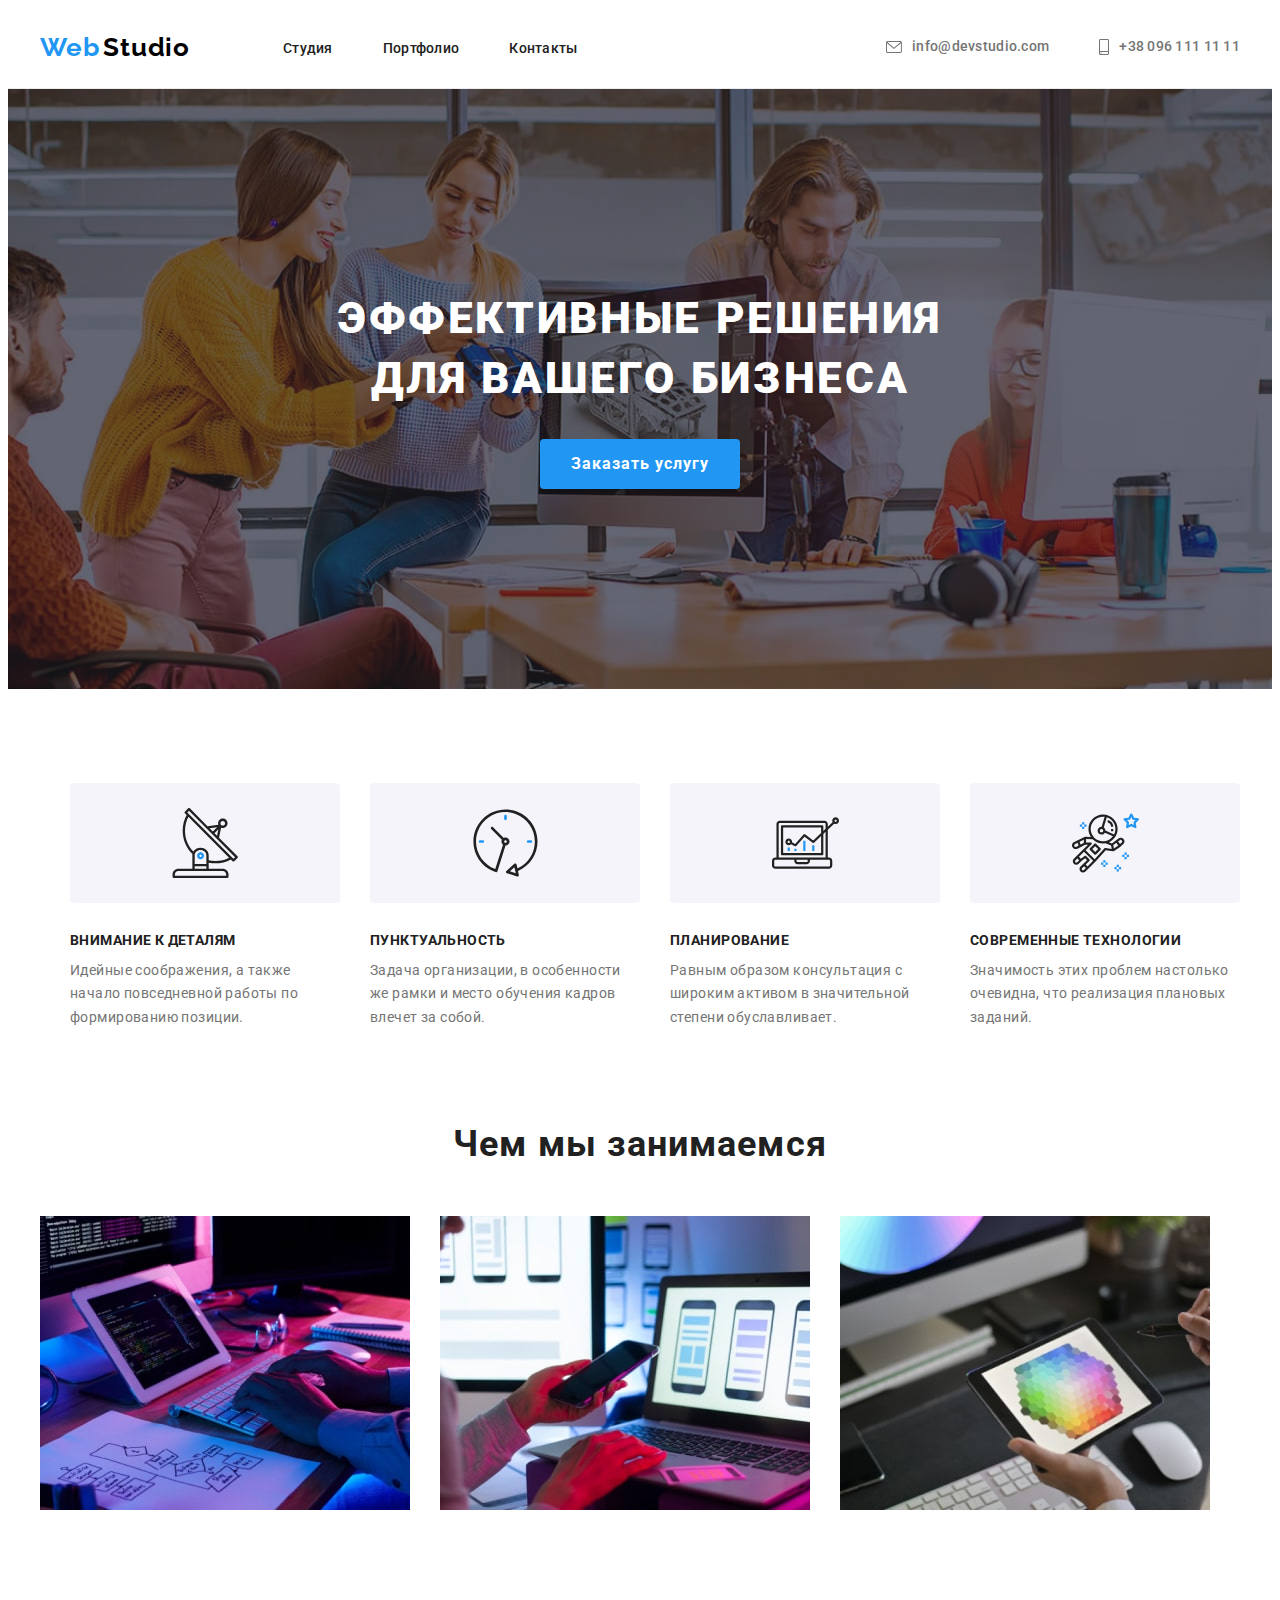
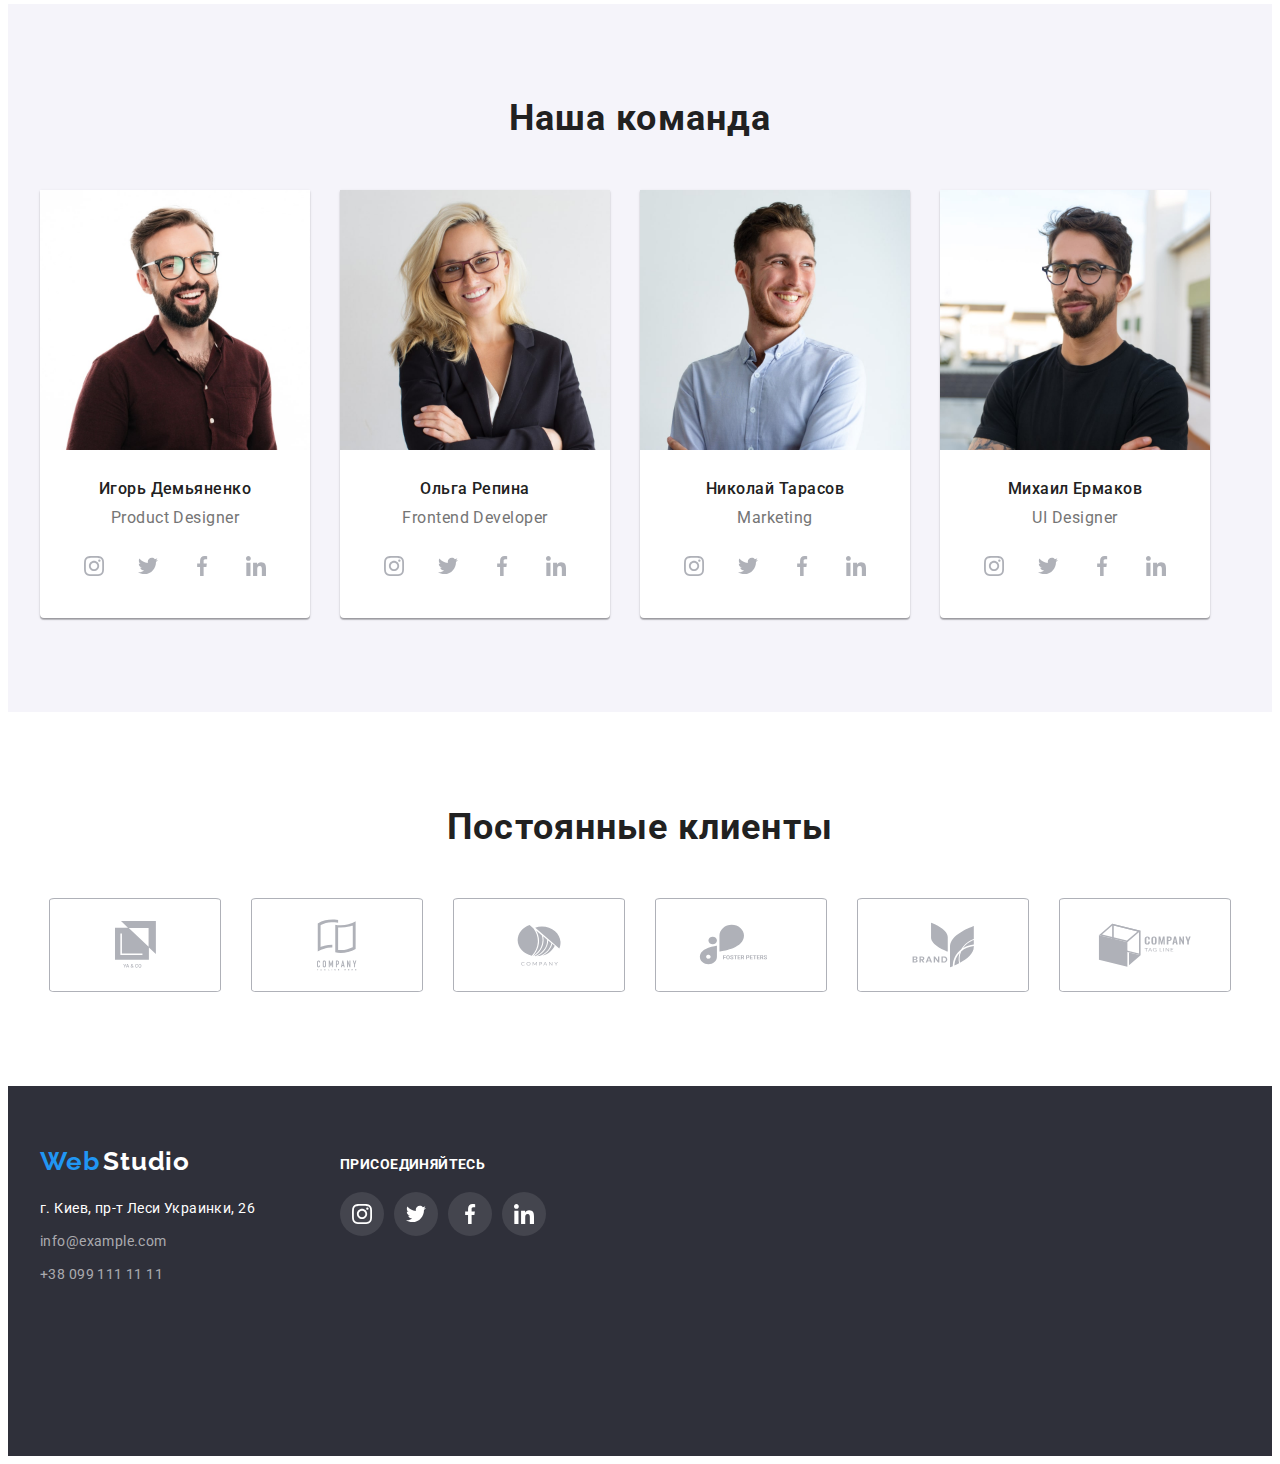
<file: index.html>
<!DOCTYPE html>
<html lang="ru">

<head>
    <meta charset="UTF-8">
    <meta http-equiv="X-UA-Compatible" content="IE=edge">
    <meta name="viewport" content="width=device-width, initial-scale=1.0">
    <link rel="preconnect" href="https://fonts.googleapis.com">
    <link rel="preconnect" href="https://fonts.gstatic.com" crossorigin>
    <link
        href="https://fonts.googleapis.com/css2?family=Raleway:wght@700&family=Roboto:wght@400;500;700;900&display=swap"
        rel="stylesheet">
    <title>WebStudio</title>
    <link rel="stylesheet" href="https://cdnjs.cloudflare.com/ajax/libs/modern-normalize/1.1.0/modern-normalize.min.css"
        integrity="sha512-wpPYUAdjBVSE4KJnH1VR1HeZfpl1ub8YT/NKx4PuQ5NmX2tKuGu6U/JRp5y+Y8XG2tV+wKQpNHVUX03MfMFn9Q=="
        crossorigin="anonymous" referrerpolicy="no-referrer" />
    <link rel="stylesheet" href="./css/styles.css">
</head>

<body>

    <header class="header">
        <div class="container">
            <a class="header-logo link" href="/"><span class="web-header">Web</span> <span
                    class="header-studio">Studio</span></a>
            <nav class="header-nav">
                <ul class="header-list list">
                    <li class="header-item"><a href="#studio" class="header-link link">Студия</a></li>
                    <li class="header-item"><a href="./portfolio.html" class="header-link link">Портфолио</a></li>
                    <li class="header-item"><a href="#contavts" class="header-link link">Контакты</a></li>
                </ul>
            </nav>
            <div class="header-contacts">
                <ul class="header-mail-tel list">
                    <li class="header-mail-tel-item"><a href="mailto:info@devstudio.com"
                            class="header-mail link">
                            <svg class="header-soc-icon" width="16" height="12">
                                <use href="./img/icon.svg#icon-maill"></use>
                            </svg>info@devstudio.com</a></li>
                    <li class="header-mail-tel-item"><a href="tel:+380961111111" 
                        class="header-tel link">
                        <svg class="header-soc-icon" width="10" height="16">
                        <use href="./img/icon.svg#icon-smartphone"></use>
                    </svg>+38 096 111 11 11</a></li>
                </ul>
            </div>
        </div>
    </header>
    <main>
        <section id="studio" class="studio">
            <div class="studio-titlt-text">
                <h1 class="studio-title">Эффективные решения для вашего бизнеса</h1>
            </div>    
                <button type="button" class="btn-service">Заказать услугу</button>
        </section>
        <section class="benefits">
            <div class="container">
                <h2 class="benefits-company">Преимущества компании</h2>
                <ul class="benefits-list list">
                    <li class="benefits-item">
                        <div class="benefits-image">
                        <svg class="benefits-icon" width="70" height="70">
                            <use href="./img/icon.svg#icon-Group-1"></use>
                        </svg>
                        </div>
                        <h3 class="benefits-title">Внимание к деталям</h3>
                        <p class="benefits-text">Идейные соображения, а также начало повседневной работы по формированию
                            позиции.</p>
                    </li>
                    <li class="benefits-item">
                        <div class="benefits-image">
                            <svg class="benefits-icon" width="67" height="70">
                                <use href="./img/icon.svg#icon-Group-2"></use>
                            </svg>
                        </div>
                        <h3 class="benefits-title">Пунктуальность</h3>
                        <p class="benefits-text">Задача организации, в особенности же рамки и место обучения кадров
                            влечет за
                            собой.</p>
                    </li>
                    <li class="benefits-item">
                        <div class="benefits-image">
                            <svg class="benefits-icon" width="67" height="70">
                                <use href="./img/icon.svg#icon-Group-3"></use>
                            </svg>
                        </div>
                        <h3 class="benefits-title">Планирование</h3>
                        <p class="benefits-text">Равным образом консультация с широким активом в значительной степени
                            обуславливает.</p>
                    </li>
                    <li class="benefits-item">
                        <div class="benefits-image">
                            <svg class="benefits-icon" width="67" height="70">
                                <use href="./img/icon.svg#icon-Group-4"></use>
                            </svg>
                        </div>
                        <h3 class="benefits-title">Современные технологии</h3>
                        <p class="benefits-text">Значимость этих проблем настолько очевидна, что реализация плановых
                            заданий.
                        </p>
                    </li>
                </ul>
            </div>
        </section>
        <section class="about">
            <div class="container">
                <h2 class="about-title">Чем мы занимаемся</h2>
                <ul class="about-list list">
                    <li class="about-item"> <img src="./img/image-work-1.jpg" alt="графики" width="370" height="294">
                    </li>
                    <li class="about-item"> <img src="./img/image-work-2.jpg" alt="приложение" width="370" height="294">
                    </li>
                    <li class="about-item"> <img src="./img/image-work-3.jpg" alt="мобильность" width="370"
                            height="294"></li>
                </ul>
            </div>
        </section>
        <section class="team">
            <div class="container">
                <h2 class="team-logo">Наша команда</h2>
                <ul class="team-list list">
                    <li class="team-item">
                        <img src="./img/people-1.jpg" alt="менеджер1" width="270" height="260">
                        <div class="container-team">
                            <h3 class="team-title">Игорь Демьяненко</h3>
                            <p class="team-text" lang="en">Product Designer</p>
                            <ul class="team-soc-list list">
                                <li class="team-soc-item"><a href="" class="team-soc-link link">
                                        <svg class="team-soc-icon" width="20" height="20">
                                            <use href="./img/icon.svg#icon-instagram"></use>
                                        </svg>
                                    </a></li>
                                <li class="team-soc-item"><a href="" class="team-soc-link link"><svg
                                            class="team-soc-icon" width="20" height="20">
                                            <use href="./img/icon.svg#icon-twitter"></use>
                                        </svg></a></li>
                                <li class="team-soc-item"><a href="" class="team-soc-link link"><svg
                                            class="team-soc-icon" width="20" height="20">
                                            <use href="./img/icon.svg#icon-facebook"></use>
                                        </svg></a></li>
                                <li class="team-soc-item"><a href="" class="team-soc-link link"><svg
                                            class="team-soc-icon" width="20" height="20">
                                            <use href="./img/icon.svg#icon-linkedin"></use>
                                        </svg></a></li>
                            </ul>
                        </div>
                    </li>
                    <li class="team-item">
                        <img src="./img/people-2.jpg" alt="менеджер2" width="270" height="260">
                        <div class="container-team">
                            <h3 class="team-title">Ольга Репина</h3>
                            <p class="team-text" lang="en">Frontend Developer</p>
                            <ul class="team-soc-list list">
                                <li class="team-soc-item"><a href="" class="team-soc-link link">
                                        <svg class="team-soc-icon" width="20" height="20">
                                            <use href="./img/icon.svg#icon-instagram"></use>
                                        </svg>
                                    </a></li>
                                <li class="team-soc-item"><a href="" class="team-soc-link link"><svg class="team-soc-icon" width="20" height="20">
                                            <use href="./img/icon.svg#icon-twitter"></use>
                                        </svg></a></li>
                                <li class="team-soc-item"><a href="" class="team-soc-link link"><svg class="team-soc-icon" width="20" height="20">
                                            <use href="./img/icon.svg#icon-facebook"></use>
                                        </svg></a></li>
                                <li class="team-soc-item"><a href="" class="team-soc-link link"><svg class="team-soc-icon" width="20" height="20">
                                            <use href="./img/icon.svg#icon-linkedin"></use>
                                        </svg></a></li>
                            </ul>
                        </div>
                    </li>
                    <li class="team-item">
                        <img src="./img/people-3.jpg" alt="менеджер3" width="270" height="260">
                        <div class="container-team">
                            <h3 class="team-title">Николай Тарасов</h3>
                            <p class="team-text" lang="en">Marketing</p>
                            <ul class="team-soc-list list">
                                <li class="team-soc-item"><a href="" class="team-soc-link link">
                                        <svg class="team-soc-icon" width="20" height="20">
                                            <use href="./img/icon.svg#icon-instagram"></use>
                                        </svg>
                                    </a></li>
                                <li class="team-soc-item"><a href="" class="team-soc-link link"><svg class="team-soc-icon" width="20" height="20">
                                            <use href="./img/icon.svg#icon-twitter"></use>
                                        </svg></a></li>
                                <li class="team-soc-item"><a href="" class="team-soc-link link"><svg class="team-soc-icon" width="20" height="20">
                                            <use href="./img/icon.svg#icon-facebook"></use>
                                        </svg></a></li>
                                <li class="team-soc-item"><a href="" class="team-soc-link link"><svg class="team-soc-icon" width="20" height="20">
                                            <use href="./img/icon.svg#icon-linkedin"></use>
                                        </svg></a></li>
                            </ul>
                        </div>
                    </li>
                    <li class="team-item">
                        <img src="./img/people-4.jpg" alt="менеджер4" width="270" height="260">
                        <div class="container-team">
                            <h3 class="team-title">Михаил Ермаков</h3>
                            <p class="team-text" lang="en">UI Designer</p>
                            <ul class="team-soc-list list">
                                <li class="team-soc-item"><a href="" class="team-soc-link link">
                                        <svg class="team-soc-icon" width="20" height="20">
                                            <use href="./img/icon.svg#icon-instagram"></use>
                                        </svg>
                                    </a></li>
                                <li class="team-soc-item"><a href="" class="team-soc-link link"><svg class="team-soc-icon" width="20" height="20">
                                            <use href="./img/icon.svg#icon-twitter"></use>
                                        </svg></a></li>
                                <li class="team-soc-item"><a href="" class="team-soc-link link"><svg class="team-soc-icon" width="20" height="20">
                                            <use href="./img/icon.svg#icon-facebook"></use>
                                        </svg></a></li>
                                <li class="team-soc-item"><a href="" class="team-soc-link link"><svg class="team-soc-icon" width="20" height="20">
                                            <use href="./img/icon.svg#icon-linkedin"></use>
                                        </svg></a></li>
                            </ul>
                        </div>
                    </li>
                </ul>
            </div>
        </section>
        <section class="clients-our">
         <div class="container">
            <h2 class="clients-our-title">Постоянные клиенты</h2>
            <ul class="clients-our-list list">
                <li class="clients-our-item"><a href="" class="clients-link link">
                    <svg class="clients-our-icon" width="41" height="47">
                    <use href="./img/icon.svg#icon-clients-1"></use>
                </svg></a></li>
                <li class="clients-our-item"><a href="" class="clients-link link">
                    <svg class="clients-our-icon" width="40" height="52">
                        <use href="./img/icon.svg#icon-clients-2"></use>
                    </svg></a></li>
                <li class="clients-our-item"><a href="" class="clients-link link">
                    <svg class="clients-our-icon" width="44" height="42">
                        <use href="./img/icon.svg#icon-clients-3"></use>
                    </svg></a></li>
                <li class="clients-our-item"><a href="" class="clients-link link">
                    <svg class="clients-our-icon" width="85" height="41">
                        <use href="./img/icon.svg#icon-clients-4"></use>
                    </svg></a></li>
                <li class="clients-our-item"><a href="" class="clients-link link">
                    <svg class="clients-our-icon" width="63" height="46">
                        <use href="./img/icon.svg#icon-clients-5"></use>
                    </svg></a></li>
                <li class="clients-our-item"><a href="" class="clients-link link">
                    <svg class="clients-our-icon" width="94" height="44">
                        <use href="./img/icon.svg#icon-clients-6"></use>
                    </svg></a></li>
            </ul>
         </div>
        </section>
    </main>
    <footer id="contavts" class="footer">
        <div class="container">
        <ul class="footer-address-list list">
            <li class="footer-top-item">            
                <a class="footer-logo link" href="/"><span class="web-footer link">Web</span> <span
            class="footer-studio">Studio</span></a>
                <address class="footer-address">
                <ul class="footer-list list">
                    <li class="footer-item-address"><a href="https://goo.gl/maps/Sv4f2n2z4F3GZWwy5"
                            class="footer-link-address link">г. Киев, пр-т Леси Украинки, 26</a></li>
                    <li class="footer-item-mail"><a href="mailto:info@example.com"
                            class="footer-link-mail link">info@example.com</a>
                    </li>
                    <li class="footer-item-tel"><a href="tel:+380991111111" class="footer-link-tel link">+38 099 111 11
                            11</a>
                    </li>
                </ul>
                </address>
            </li>
            <li class="footer-bottom-item">
                <h3 class="footer-title">присоединяйтесь</h3>
                <ul class="footer-soc-list list">
                <li class="footer-soc-item"><a href="" class="footer-soc-link link">
                        <svg class="footer-soc-icon" width="20" height="20">
                            <use href="./img/icon.svg#icon-instagram"></use></svg></a>
                </li>
                <li class="footer-soc-item"><a href="" class="footer-soc-link link">
                    <svg class="footer-soc-icon" width="20" height="20">
                            <use href="./img/icon.svg#icon-twitter"></use></svg></a>
                </li>
                <li class="footer-soc-item"><a href="" class="footer-soc-link link">
                    <svg class="footer-soc-icon" width="20" height="20">
                            <use href="./img/icon.svg#icon-facebook"></use></svg></a>
                </li>
                <li class="footer-soc-item"><a href="" class="footer-soc-link link">
                    <svg class="footer-soc-icon" width="20" height="20">
                            <use href="./img/icon.svg#icon-linkedin"></use></svg></a>
                </li>
            </li> 
            </ul>
        </ul>
        </div>
    </footer>

</body>

</html>
</file>
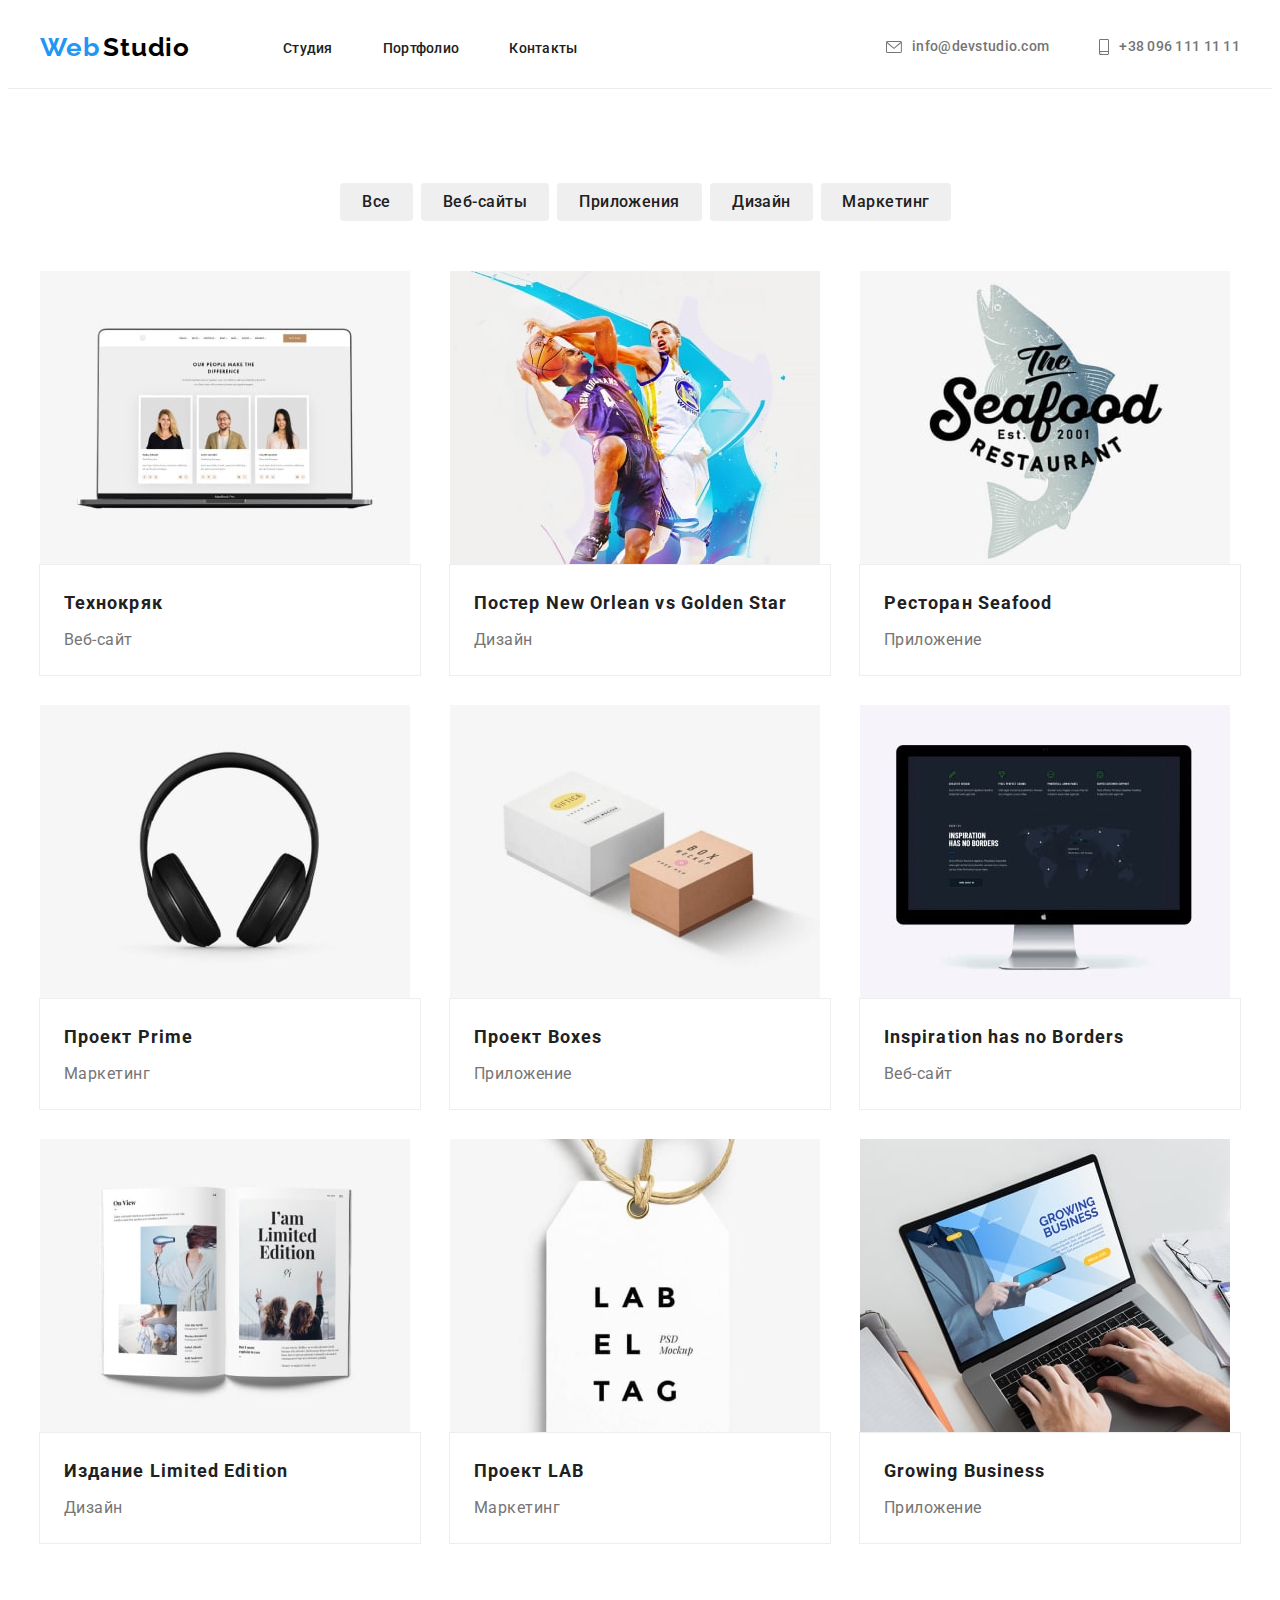
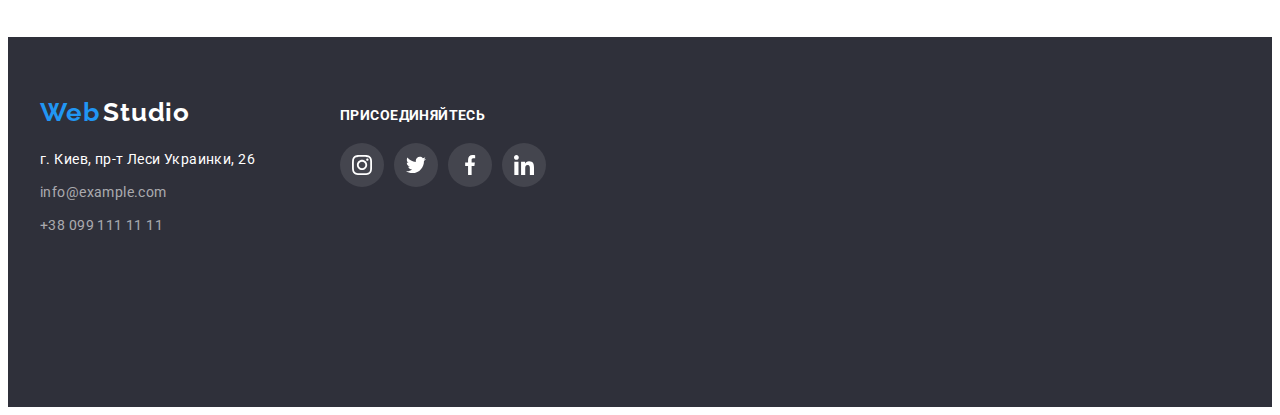
<file: portfolio.html>
<!DOCTYPE html>
<html lang="ru">
<head>
    <meta charset="UTF-8">
    <meta http-equiv="X-UA-Compatible" content="IE=edge">
    <meta name="viewport" content="width=device-width, initial-scale=1.0">
    <link rel="preconnect" href="https://fonts.googleapis.com">
    <link rel="preconnect" href="https://fonts.gstatic.com" crossorigin>
    <link href="https://fonts.googleapis.com/css2?family=Raleway:wght@700&family=Roboto:wght@400;500;700;900&display=swap" rel="stylesheet">
    <title>Portfolio</title>
    <link rel="stylesheet" href="https://cdnjs.cloudflare.com/ajax/libs/modern-normalize/1.1.0/modern-normalize.min.css"
        integrity="sha512-wpPYUAdjBVSE4KJnH1VR1HeZfpl1ub8YT/NKx4PuQ5NmX2tKuGu6U/JRp5y+Y8XG2tV+wKQpNHVUX03MfMFn9Q=="
        crossorigin="anonymous" referrerpolicy="no-referrer" />
    <link rel="stylesheet" href="./css/styles.css">
</head>
<body>
        <header class="header">
            <div class="container">
                <a class="header-logo link" href="/"><span class="web-header">Web</span> <span
                        class="header-studio">Studio</span></a>
                <nav class="header-nav">
                    <ul class="header-list list">
                        <li class="header-item"><a href="./index.html" class="header-link link">Студия</a></li>
                        <li class="header-item"><a href="./portfolio.html" class="header-link link">Портфолио</a></li>
                        <li class="header-item"><a href="#contavts" class="header-link link">Контакты</a></li>
                    </ul>
                </nav>
                <div class="header-contacts">
                    <ul class="header-mail-tel list">
                        <li class="header-mail-tel-item"><a href="mailto:info@devstudio.com" class="header-mail link">
                                <svg class="header-soc-icon" width="16" height="12">
                                    <use href="./img/icon.svg#icon-maill"></use>
                                </svg>info@devstudio.com</a></li>
                        <li class="header-mail-tel-item"><a href="tel:+380961111111" class="header-tel link">
                                <svg class="header-soc-icon" width="10" height="16">
                                    <use href="./img/icon.svg#icon-smartphone"></use>
                                </svg>+38 096 111 11 11</a></li>
                    </ul>
                </div>
            </div>
        </header>
<main> 
     <section class="portfolio">
        <div class="container">
         <ul class="portfolio-btn-list list">
             <li class="portfolio-btn-item"><button type="button" class="portfolio-btn all">Все</button></li>
             <li class="portfolio-btn-item"><button type="button" class="portfolio-btn sites">Веб-сайты</button></li>
             <li class="portfolio-btn-item"><button type="button" class="portfolio-btn applications">Приложения</button></li>
             <li class="portfolio-btn-item"><button type="button" class="portfolio-btn design">Дизайн</button></li>
             <li class="portfolio-btn-item"><button type="button" class="portfolio-btn marketing">Маркетинг</button></li>
         </ul>
        <div class="portfolio-list">
         <ul class="portfolio-content list">
             <li class="portfolio-item">
                 <img src="./img/img-1.jpg" alt="сайт">
                <div class="container-portfolio">
                 <h3 class="portfolio-title">Технокряк</h3>
                 <p class="portfolio-text">Веб-сайт</p>
                </div>
             </li>
             <li class="portfolio-item">
                 <img src="./img/img-2.jpg" alt="Дизайн">
                <div class="container-portfolio">
                 <h3 class="portfolio-title">Постер New Orlean vs Golden Star</h3>
                 <p class="portfolio-text">Дизайн</p>
                </div>
             </li>
             <li class="portfolio-item">
                 <img src="./img/img-3.jpg" alt="Приложение">
                <div class="container-portfolio">
                 <h3 class="portfolio-title">Ресторан Seafood</h3>
                 <p class="portfolio-text">Приложение</p>
                </div>
             </li>
             <li class="portfolio-item">
                 <img src="./img/img-4.jpg" alt="Маркетинг">
                <div class="container-portfolio">
                 <h3 class="portfolio-title">Проект Prime</h3>
                 <p class="portfolio-text">Маркетинг</p>
                </div>
             </li>
             <li class="portfolio-item">
                 <img src="./img/img-5.jpg" alt="Приложение2">
                <div class="container-portfolio">
                 <h3 class="portfolio-title">Проект Boxes</h3>
                 <p class="portfolio-text">Приложение</p>
                </div>
             </li>
             <li class="portfolio-item">
                 <img src="./img/img-6.jpg" alt="Веб-сайт2">
                <div class="container-portfolio">
                 <h3 class="portfolio-title">Inspiration has no Borders</h3>
                 <p class="portfolio-text">Веб-сайт</p>
                </div>
             </li>
             <li class="portfolio-item">
                 <img src="./img/img-7.jpg" alt="Дизайн2">
                <div class="container-portfolio">
                 <h3 class="portfolio-title">Издание Limited Edition</h3>
                 <p class="portfolio-text">Дизайн</p>
                </div>
             </li>
             <li class="portfolio-item">
                 <img src="./img/img-8.jpg" alt="Маркетинг2">
                <div class="container-portfolio">
                 <h3 class="portfolio-title">Проект LAB</h3>
                 <p class="portfolio-text">Маркетинг</p>
                </div>
             </li>
             <li class="portfolio-item">
                 <img src="./img/img-9.jpg" alt="Приложение3">
                <div class="container-portfolio">
                 <h3 class="portfolio-title">Growing Business</h3>
                 <p class="portfolio-text">Приложение</p>
                </div>
             </li>
         </ul>
        </div>
        </div>
        </section> 

</main>
    <footer id="contavts" class="footer">
        <div class="container">
            <ul class="footer-address-list list">
                <li class="footer-top-item">
                    <a class="footer-logo link" href="/"><span class="web-footer link">Web</span> <span
                            class="footer-studio">Studio</span></a>
                    <address class="footer-address">
                        <ul class="footer-list list">
                            <li class="footer-item-address"><a href="https://goo.gl/maps/Sv4f2n2z4F3GZWwy5"
                                    class="footer-link-address link">г. Киев, пр-т Леси Украинки, 26</a></li>
                            <li class="footer-item-mail"><a href="mailto:info@example.com"
                                    class="footer-link-mail link">info@example.com</a>
                            </li>
                            <li class="footer-item-tel"><a href="tel:+380991111111" class="footer-link-tel link">+38 099 111
                                    11
                                    11</a>
                            </li>
                        </ul>
                    </address>
                </li>
                <li class="footer-bottom-item">
                    <h3 class="footer-title">присоединяйтесь</h3>
                    <ul class="footer-soc-list list">
                        <li class="footer-soc-item"><a href="" class="footer-soc-link link">
                                <svg class="footer-soc-icon" width="20" height="20">
                                    <use href="./img/icon.svg#icon-instagram"></use>
                                </svg></a>
                        </li>
                        <li class="footer-soc-item"><a href="" class="footer-soc-link link">
                                <svg class="footer-soc-icon" width="20" height="20">
                                    <use href="./img/icon.svg#icon-twitter"></use>
                                </svg></a>
                        </li>
                        <li class="footer-soc-item"><a href="" class="footer-soc-link link">
                                <svg class="footer-soc-icon" width="20" height="20">
                                    <use href="./img/icon.svg#icon-facebook"></use>
                                </svg></a>
                        </li>
                        <li class="footer-soc-item"><a href="" class="footer-soc-link link">
                                <svg class="footer-soc-icon" width="20" height="20">
                                    <use href="./img/icon.svg#icon-linkedin"></use>
                                </svg></a>
                        </li>
                </li>
            </ul>
            </ul>
        </div>
    </footer>
</body>
</html>
</file>
<file: css/styles.css>
:root {
    --title-color: #212121;
    --text-color: #757575;
    --accent-color: #2196F3;
    --btn-background-service-color: #188CE8;
    --btn-font-color: #FFFFFF;
    --logo-color: #000000;
    --header-background-color: #2F303A;
    --about-benefits-background-color: #E5E5E5;
    --team-background-color: #F5F4FA;
    --typical-margin: 30px;
}

p, h1, h2, h3, h4, h5, h6 {
    margin: 0;
}

ul, ol {
    margin: 0;
    padding-left: 0;
}

img {
    display: block;
}

button {
    cursor: pointer;
}


body {
    font-family: "Roboto", sans-serif;
}

.container {
    width: 1200px;
    margin: 0 auto;
    padding-left: 15px;
    padding-right: 15px;
}

.list {
    list-style: none;
}

.link {
    text-decoration: none;
}

/* header */

.header {
    background-color: var(--btn-font-color);
    padding-top: 24px;
    padding-bottom: 25px;
    border-bottom: 1px solid #ECECEC;
}

.header .container {
    display: flex;
    align-items: center;
}

.header-contacts {
    margin-left: auto;
}

.header-logo {
    margin-right: 93px;    
}

.header-item:not(:last-child) {
    margin-right: 50px;
}

.web-header {
    font-family: 'Raleway';
    font-style: normal;
    font-weight: 700;
    font-size: 26px;
    line-height: 1.19;
    letter-spacing: 0.03em;
    color: var(--accent-color);
}

.header-studio {
    font-family: 'Raleway';
    font-style: normal;
    font-weight: 700;
    font-size: 26px;
    line-height: 1.19;
    letter-spacing: 0.03em;
    color: var(--logo-color);
}

.header-list {
    display: flex;
}


.header-link {
    font-weight: 500;
    font-size: 14px;
    line-height: 1.14;
    letter-spacing: 0.02em;
    color: var(--title-color);
}

.header-mail-tel {
    display: flex;
}


.header-tel, .header-mail {
    width: 100%;
    height: 100%;
    font-weight: 500;
    font-size: 14px;
    line-height: 1.14;
    letter-spacing: 0.02em;
    color: var(--text-color);
    display: flex;
    align-items: center;
    justify-content: center;
}

.header-mail-tel-item {
    margin-left: 50px;
}

.header-soc-icon {
    margin-right: 10px;
}

.header-link:hover, 
.header-link:focus, 
.header-mail:hover, 
.header-mail:focus, 
.header-tel:hover, 
.header-tel:focus {
    color: var(--accent-color);
}


.header-tel,
.header-mail {
    fill: currentColor;
}


.header-tel:hover,
.header-tel:focus,
.header-mail:hover,
.header-mail:focus {
    color: var(--accent-color);
}



/* studio */

.studio {
    max-width: 1600px;
    background-image: linear-gradient(
    rgba(47, 48, 58, 0.4),
    rgba(47, 48, 58, 0.4)
    ), url(../img/studio-bg.jpg);
    background-repeat: no-repeat;
    background-position: center;
    background-size: cover;
    padding-top: 200px;
    padding-bottom: 200px;
    margin: 0 auto;
    padding-left: 15px;
    padding-right: 15px;
}

.studio-title {
    width: 696px;
    font-weight: 900;
    font-size: 44px;
    line-height: 1.36;
    text-align: center;
    letter-spacing: 0.06em;
    text-transform: uppercase;
    color: var(--btn-font-color);
    margin-bottom: 30px;
}

.studio-titlt-text {
    display: flex;
    justify-content: center;
    align-items: center;

}


.btn-service {
    min-width: 200px; 
    height: 50px;
    font-family: inherit;
    background: #2196F3;
    box-shadow: 0px 4px 4px rgba(0, 0, 0, 0.15);
    border-radius: 4px;
    font-weight: 700;
    font-size: 16px;
    line-height: 1.87;
    display: flex;
    align-items: center;
    text-align: center;
    letter-spacing: 0.06em;
    color: var(--btn-font-color);
    margin: 0 auto;
    display: block;
    border-color: transparent;
}

.btn-service :hover, .btn-service :focus {
    color: var(--btn-font-color);
    background: var(--btn-background-service-color);
}


/* benefits */

.benefits {
background: var(--btn-font-color) ;
padding-top: 94px;
padding-bottom: 94px;
}

.benefits-company {
    display: none;
    visibility: hidden;
}

.benefits-list {
    display: flex;
}



.benefits-item {
    width: 270px;
    margin-left: var(--typical-margin);
}

.benefits-title {
    font-weight: 700;
    font-size: 14px;
    line-height: 1.14;
    letter-spacing: 0.03em;
    text-transform: uppercase;
    color: var(--title-color);
    margin-bottom: 10px;
}

.benefits-text {
    font-weight: 400;
    font-size: 14px;
    line-height: 1.71;
    letter-spacing: 0.03em;
    color: var(--text-color);
}

.benefits-image {
    width: 270px;
    height: 120px;
    justify-content: center;
    align-items: center;
    background-color: var(--team-background-color);
    border-radius: 2%;
    margin-bottom: var(--typical-margin);
    display: flex;
}


.benefits-icon {
    justify-content: center;
    align-items: center;
}

/* about */

.about {
    background: var(--btn-font-color) ;
    padding-bottom: 94px;

}

.about-list {
    display: flex;
}

.about-title {
    font-weight: 700;
    font-size: 36px;
    line-height: 1.16;
    text-align: center;
    letter-spacing: 0.03em;
    color: var(--title-color);
    margin-bottom: 50px;
}

.about-item {
    margin-right: var(--typical-margin);
}


/* team */

.team {
    background: var(--btn-font-color);
    padding-top: 94px;
    padding-bottom: 94px;
    background: #F5F4FA;
}

.team-logo {
    font-weight: 700;
    font-size: 36px;
    line-height: 1.16;
    text-align: center;
    letter-spacing: 0.03em;
    color: var(--title-color);
    margin-bottom: 50px;
}

.team-list {
    display: flex;
}

.team-item {
    width: 270px;
    height: 428px;
    background: var(--btn-font-color);
    margin-right: var(--typical-margin);
    mix-blend-mode: normal;
    box-shadow: 0px 1px 3px rgba(0, 0, 0, 0.12), 0px 1px 1px rgba(0, 0, 0, 0.14), 0px 2px 1px rgba(0, 0, 0, 0.2);
    border-radius: 0px 0px 4px 4px;
}


.container-team {
    padding-top: var(--typical-margin);
    padding-bottom: var(--typical-margin);
    
}

.team-title {
    font-weight: 500;
    font-size: 16px;
    line-height: 1.18;
    text-align: center;
    letter-spacing: 0.03em;
    color: var(--title-color);
    margin-bottom: 10px;
}

.team-text {
    font-weight: 400;
    font-size: 16px;
    line-height: 1.18;
    text-align: center;
    letter-spacing: 0.03em;
    color: var(--text-color);
    margin-bottom: 16px;
}

.team-soc-list {
    display: flex;
    justify-content: center;
}


.team-soc-item {
    width: 44px;
    height: 44px;
    margin-right: 10px;
}

.team-soc-item:last-child {
    margin-right: 0;
}

.team-soc-link {
    width: 100%;
    height: 100%;
    background-color: #FFFFFF;
    border-radius: 50%;
    display: flex;
    align-items: center;
    justify-content: center;
}


.team-soc-link:hover,
.team-soc-link:focus {
    background-color: var(--accent-color);
}


.team-soc-link:hover .team-soc-icon,
.team-soc-link:focus .team-soc-icon {
    fill: #FFFFFF;
}

.team-soc-icon {
    fill: #AFB1B8;
}



/* clients */



.clients-our {
    background: var(--btn-font-color) ;
    padding-top: 94px;
    padding-bottom: 94px;  
}

.clients-our-title {
    font-weight: 700;
    font-size: 36px;
    line-height: 42px;
    text-align: center;
    letter-spacing: 0.03em;
    color: var(--title-color);
    margin-bottom: 50px;
}


.clients-our-list {
    justify-content: center;
    align-items: center;
    margin-right: -30px;
    display: flex;
}

.clients-our-item {
    width: 170px;
    height: 92px;
    background-color: var(--btn-font-color);
    border: solid 1px #AFB1B8;
    border-radius: 3%;
    margin-right: var(--typical-margin);
    color: #AFB1B8;
}

.clients-link {
    width: 100%;
    height: 100%;
    align-items: center;
    justify-content: center;
    display: flex;
    color: #AFB1B8;
    transition-property: all;
    transition-duration: 250ms;
    transition-timing-function: cubic-bezier(0.4, 0, 0.2, 1);
    padding: 0;
}



.clients-our-item {
    transition-property: all;
    transition-duration: 250ms;
    transition-timing-function: cubic-bezier(0.4, 0, 0.2, 1);
}


.clients-our-icon, .clients-our-item {
    fill: currentColor;
}

.clients-our-item:hover,
.clients-our-item:focus {
    border: solid 1px #2196F3;
}

.clients-link:hover, .clients-link:focus {
    color: var(--accent-color);
}


/* footer */

.footer {
    height: 250px;
    background: var(--header-background-color);
    padding-top: 60px;
    padding-bottom: 60px;
}


.footer-logo {
    margin-bottom: 20px;
}

.web-footer {
    font-family: 'Raleway';
    font-style: normal;
    font-weight: 700;
    font-size: 26px;
    line-height: 1.19;
    letter-spacing: 0.03em;
    color: #2196F3;
}

.footer-studio {
    font-family: 'Raleway';
    font-style: normal;
    font-weight: 700;
    font-size: 26px;
    line-height: 1.19;
    letter-spacing: 0.03em;
    color: #FFFFFF;
}

.web-footer {
    font-weight: 700;
    font-size: 26px;
    line-height: 1.19;
    letter-spacing: 0.03em;
    color: var(--accent-color);
}

.footer-studio {
    font-weight: 700;
    font-size: 26px;
    line-height: 1.19;
    letter-spacing: 0.03em;
    color: var(--btn-font-color);
}



.footer-link-address {
    font-style: normal;
    font-weight: 400;
    font-size: 14px;
    line-height: 1.71;
    letter-spacing: 0.03em;
    color: var(--btn-font-color);
}

.footer-link-mail {
    font-style: normal;
    font-weight: 400;
    font-size: 14px;
    line-height: 1.71;
    letter-spacing: 0.03em;
    color: rgba(255, 255, 255, 0.6);;
}

.footer-link-tel{
    font-style: normal;
    font-weight: 400;
    font-size: 14px;
    line-height: 1.71;
    letter-spacing: 0.03em;
    color: rgba(255, 255, 255, 0.6);;
}

.footer-title {
    font-weight: 700;
    font-size: 14px;
    line-height: 1,14;
    letter-spacing: 0.03em;
    text-transform: uppercase;
    color: var(--btn-font-color);
    margin-bottom: 20px;
}

.footer-item-mail {
    margin-top: 9px;
}

.footer-item-tel {
    margin-top: 9px;
}

.footer-bottom-item {
    width: 230px;
    height: 80px;
    margin-top: 10px;
    margin-left: 70px;
}

.footer-list {
    width: 230px;
    height: 80px;
    margin-top: 20px;
}


.footer-address-list {
    display: flex;
    
}

.footer-soc-list {
    display: flex;
}


.footer-soc-item {
   width: 44px;
   height: 44px;
   margin-right: 10px; 
}


.footer-soc-link {
    width: 100%;
    height: 100%;
    background: rgba(255, 255, 255, 0.1);
    border-radius: 50%;
    display: flex;
    align-items: center;
    justify-content: center;
}


.footer-soc-link:hover,
.footer-soc-link:focus {
    background-color: var(--accent-color);
}


.footer-soc-link:hover .footer-soc-icon,
.footer-soc-link:focus .footer-soc-icon {
    fill: #FFFFFF;
}

.footer-soc-icon {
    fill: var(--btn-font-color);
}

/* portfolio */


.portfolio {
    background: var(--btn-font-color) ;
    padding-top: 94px;
    padding-bottom: 94px;
}

.portfolio-btn-list {
   display: flex;
   margin-bottom: 50px;
   margin-left: 300px;
}

 

.portfolio-btn {
    font-family: inherit;
    font-weight: 500;
    font-size: 16px;
    line-height: 1.62;
    text-align: center;
    letter-spacing: 0.03em;
    border-radius: 4px;
    color: var(--title-color);
    border: none;
}

.all {
    width: 73px;
    height: 38px;
}

.sites {
    width: 128px;
    height: 38px;
}

.applications {
    width: 145px;
    height: 38px;
}

.design {
    width: 103px;
    height: 38px;
}

.marketing {
    width: 130px;
    height: 38px;
}


.portfolio-btn-item:nth-child(-n+4) {
    padding-right: 8px;
}



.portfolio-btn:hover, .portfolio-btn:focus {
    color: var(--btn-font-color);
    background: var(--accent-color);
    border: none;
}




.portfolio-btn:hover,
.portfolio-btn:focus {
    filter: drop-shadow(0px 4px 4px rgba(0, 0, 0, 0.25));
}


.portfolio-content {
    display: flex;
    flex-wrap: wrap;
}


.portfolio-list {
    display: flex;
    flex-wrap: wrap;
    margin-left: -30px;
    margin-bottom: -30px;
}


.portfolio-item {
    flex-basis: calc(100% / 3 - 30px);
    margin-left: 30px;
    margin-bottom: 30px;
}


.portfolio-item {
    width: 370px;
    height: 404px;
    background-color: var(--btn-font-color);
}


.portfolio-item:hover {
    box-shadow: 0px 1px 1px rgba(0, 0, 0, 0.12), 0px 4px 4px rgba(0, 0, 0, 0.06), 1px 4px 6px rgba(0, 0, 0, 0.16);
}


.container-portfolio {
    padding: 20px 24px;
    outline: 1px solid #EEEEEE;
}


.portfolio-title {
    font-weight: 700;
    font-size: 18px;
    line-height: 2;
    letter-spacing: 0.06em;
    color: var(--title-color);
    margin-bottom: 4px;
}

.portfolio-text{
    font-weight: 400;
    font-size: 16px;
    line-height: 1.87;
    letter-spacing: 0.03em;
    color: var(--text-color);
}
</file>
